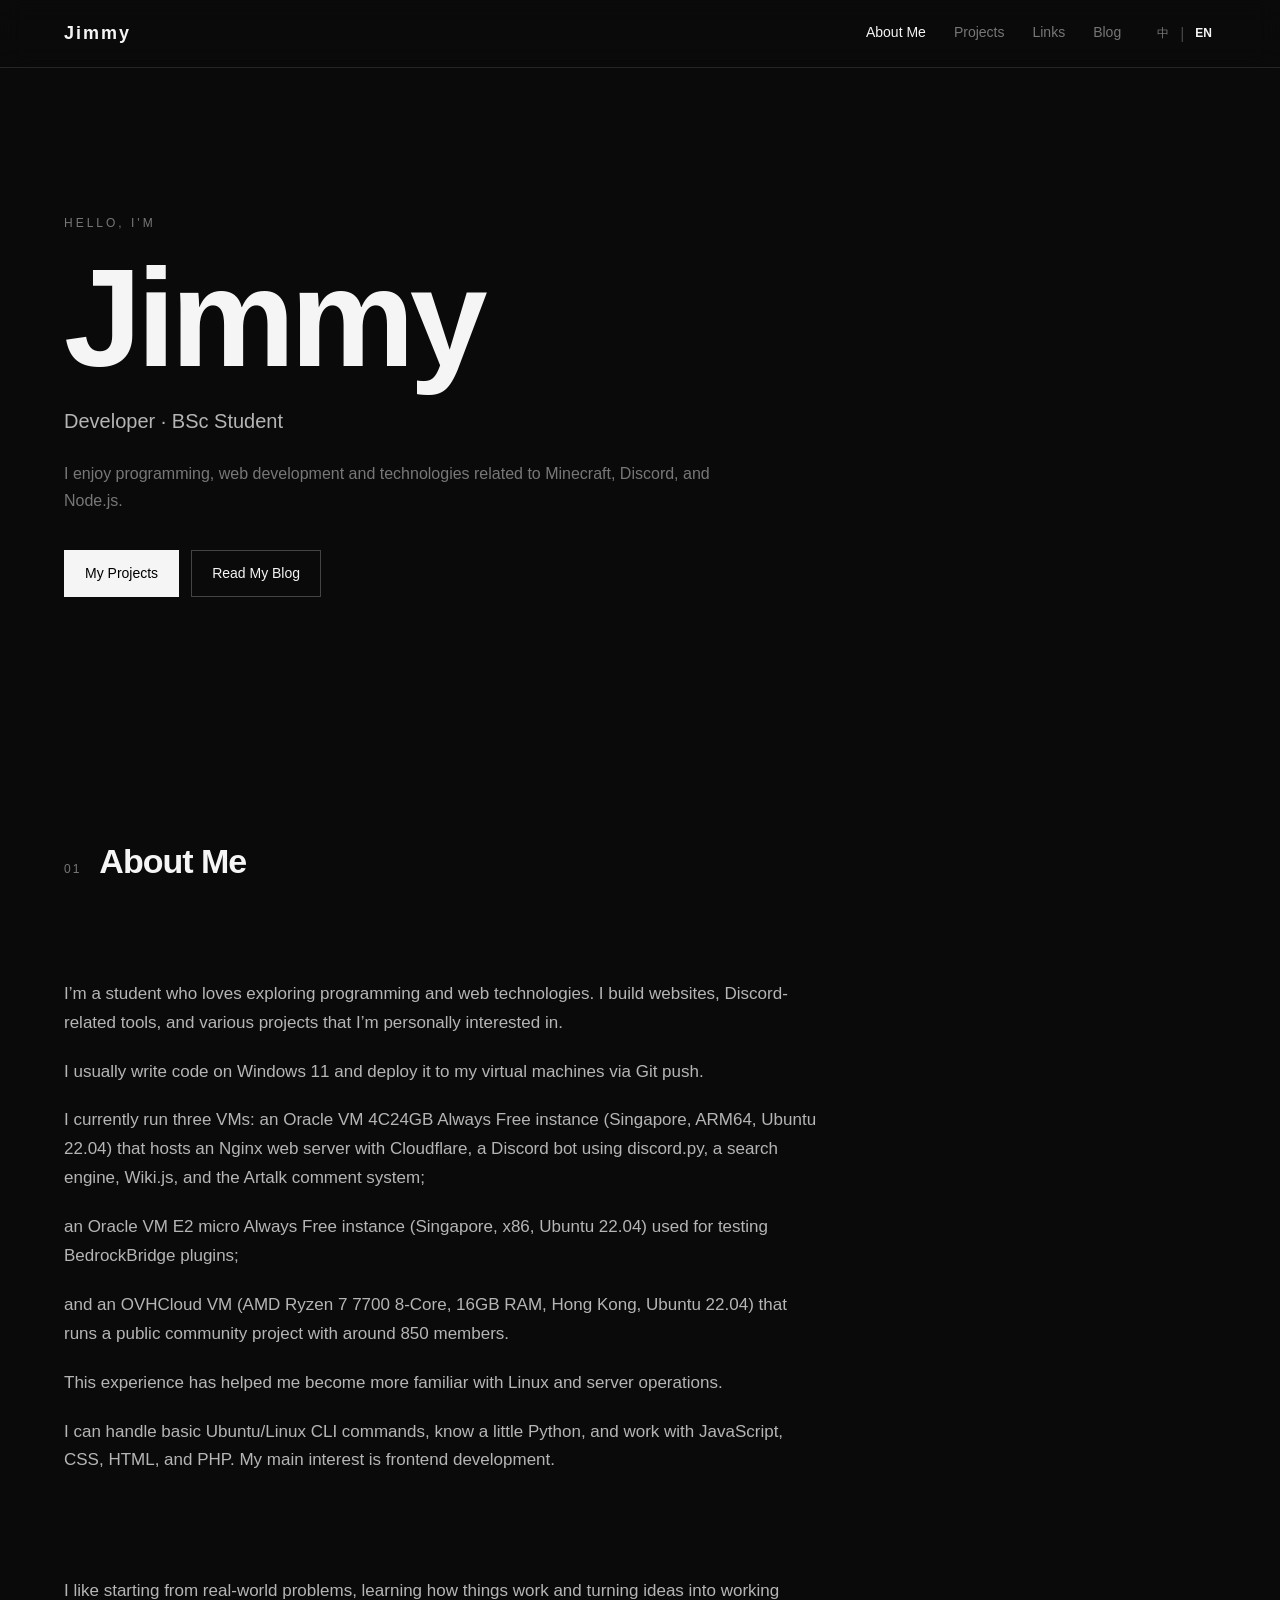
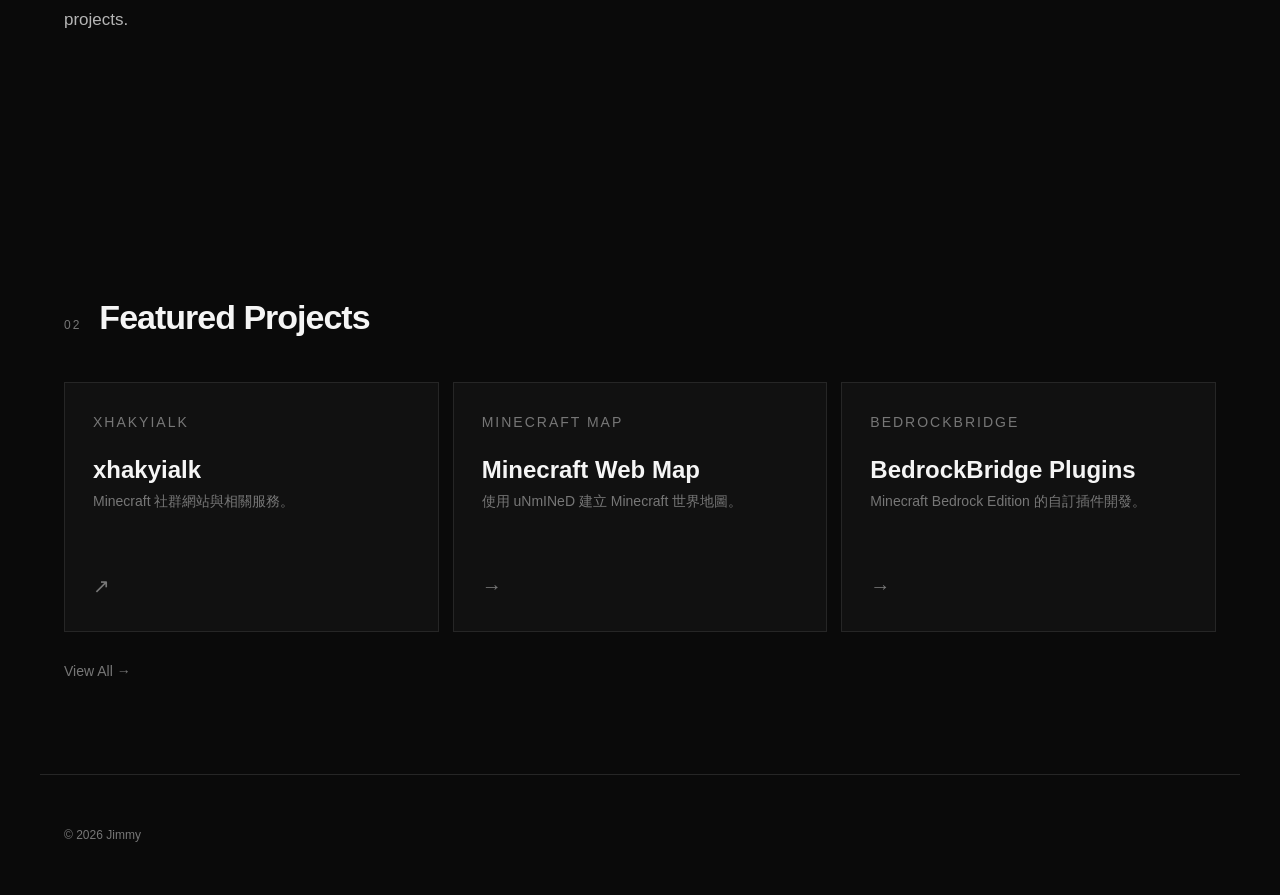
<file: index.html>
<!DOCTYPE html>
<html lang="zh-Hant">

<head>

    <meta charset="UTF-8">

    <meta
        name="viewport"
        content="width=device-width, initial-scale=1.0"
    >
    <link rel="icon"
          type="image/png"
          href="favicon.png">

    <title>Jimmy</title>

    <link
        rel="stylesheet"
        href="css/style.css"
    >

</head>


<body>


<header class="navbar">

    <div class="nav-container">

        <a
            href="index.html"
            class="logo"
        >
            Jimmy
        </a>


        <button
            class="menu-toggle"
            aria-label="Menu"
        >
            ☰
        </button>


        <nav class="nav-menu">

            <a
                href="index.html"
                data-i18n="nav.about"
            >
                關於我
            </a>


            <a
                href="projects.html"
                data-i18n="nav.projects"
            >
                我的專案
            </a>


            <a
                href="links.html"
                data-i18n="nav.links"
            >
                連結列表
            </a>


            <a
                href="blog.html"
                data-i18n="nav.blog"
            >
                我的部落格
            </a>


            <div class="language-switcher">

                <button
                    type="button"
                    data-language="zh"
                >
                    中
                </button>

                <span>|</span>

                <button
                    type="button"
                    data-language="en"
                >
                    EN
                </button>

            </div>

        </nav>

    </div>

</header>



<main>


<section class="hero">

    <div class="hero-content">

        <p
            class="eyebrow"
            data-i18n="home.eyebrow"
        >
            你好，我是
        </p>


        <h1>
            Jimmy
        </h1>


        <p
            class="role"
            data-i18n="home.role"
        >
            Developer · BSc Student
        </p>


        <p
            class="hero-description"
            data-i18n="home.description"
        >
            喜歡研究程式設計、Web 開發與 Minecraft、Discord、node.js 相關技術。
        </p>


        <div class="hero-buttons">

            <a
                href="projects.html"
                class="button"
                data-i18n="home.projects"
            >
                我的專案
            </a>


            <a
                href="blog.html"
                class="button button-secondary"
                data-i18n="home.blog"
            >
                閱讀部落格
            </a>

        </div>

    </div>

</section>



<section class="section">

    <div class="section-header">

        <p class="section-number">
            01
        </p>

        <h2 data-i18n="about.title">
            關於我
        </h2>

    </div>


    <div class="about-content">

        <div data-i18n="about.description">
        </div>


        <p data-i18n="about.description2">
            我喜歡從實際的問題出發，慢慢研究技術並將它實作出來。
        </p>

    </div>

</section>



<section class="section">

    <div class="section-header">

        <p class="section-number">
            02
        </p>

        <h2 data-i18n="home.featuredProjects">
            精選專案
        </h2>

    </div>


    <div
        class="project-grid"
        id="featured-projects"
    >
    </div>


    <div class="section-more">

        <a
            href="projects.html"
            data-i18n="home.viewAll"
        >
            查看全部 →
        </a>

    </div>

</section>


</main>



<footer class="footer">

    <p>
        ©
        <span id="current-year"></span>
        Jimmy
    </p>

</footer>



<script src="js/i18n.js"></script>
<script src="js/main.js"></script>


</body>

</html>
</file>
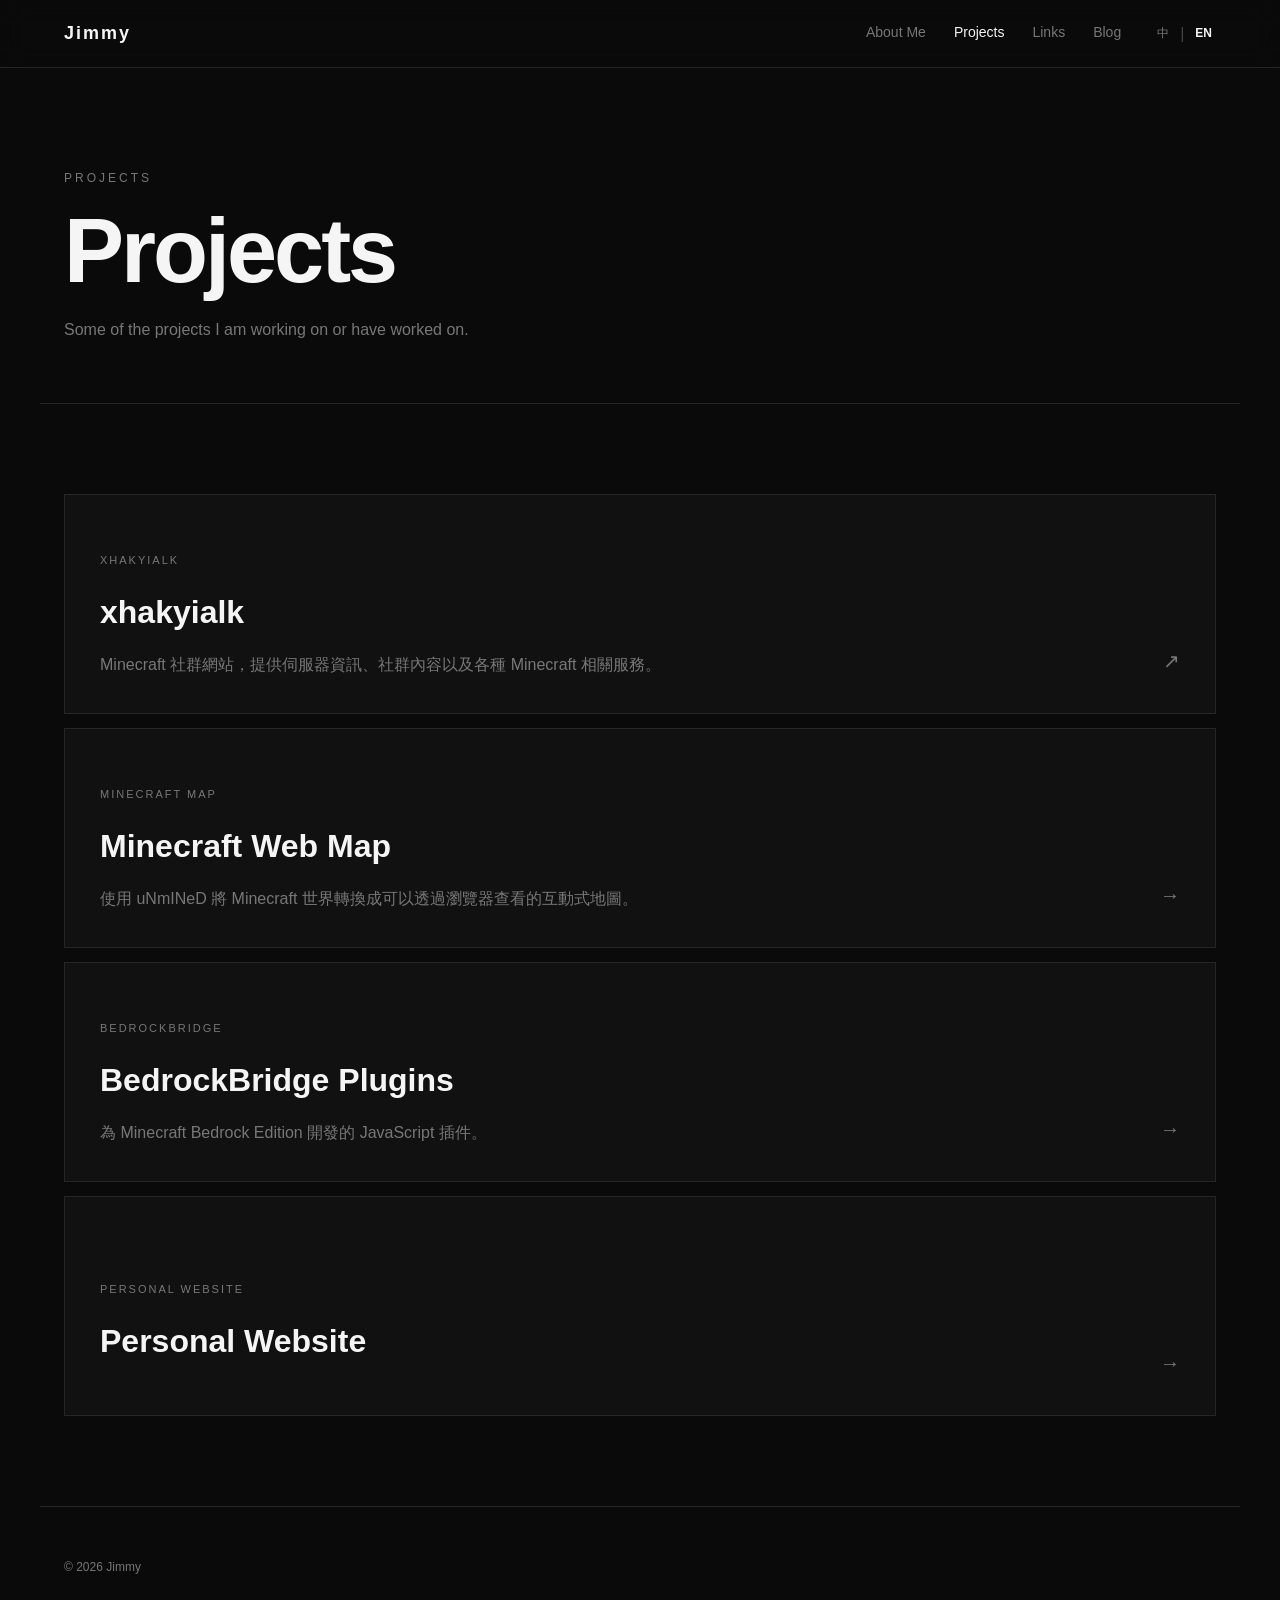
<file: projects.html>
<!DOCTYPE html>
<html lang="zh-Hant">

<head>

    <meta charset="UTF-8">

    <meta
        name="viewport"
        content="width=device-width, initial-scale=1.0"
    >

    <link rel="icon"
          type="image/png"
          href="favicon.png">

    <title data-i18n="pages.projects">
        我的專案
    </title>

    <link
        rel="stylesheet"
        href="css/style.css"
    >

</head>


<body>


<header class="navbar">

    <div class="nav-container">

        <a
            href="index.html"
            class="logo"
        >
            Jimmy
        </a>


        <button
            class="menu-toggle"
            aria-label="Menu"
        >
            ☰
        </button>


        <nav class="nav-menu">

            <a
                href="index.html"
                data-i18n="nav.about"
            >
                關於我
            </a>

            <a
                href="projects.html"
                data-i18n="nav.projects"
            >
                我的專案
            </a>

            <a
                href="links.html"
                data-i18n="nav.links"
            >
                連結列表
            </a>

            <a
                href="blog.html"
                data-i18n="nav.blog"
            >
                我的部落格
            </a>


            <div class="language-switcher">

                <button
                    type="button"
                    data-language="zh"
                >
                    中
                </button>

                <span>|</span>

                <button
                    type="button"
                    data-language="en"
                >
                    EN
                </button>

            </div>

        </nav>

    </div>

</header>



<main>


<section class="page-header">

    <p class="eyebrow">
        PROJECTS
    </p>


    <h1 data-i18n="pages.projects">
        我的專案
    </h1>


    <p data-i18n="pages.projectsDescription">
        我正在製作或曾經製作的一些專案。
    </p>

</section>



<section class="section">

    <div
        class="project-list"
        id="projects-container"
    >
    </div>

</section>


</main>



<footer class="footer">

    <p>
        ©
        <span id="current-year"></span>
        Jimmy
    </p>

</footer>



<script src="js/i18n.js"></script>
<script src="js/main.js"></script>


</body>

</html>
</file>
<file: css/style.css>
/* ======================================================
   Jimmy PERSONAL WEBSITE
   Monochrome Dark Theme
====================================================== */


/* ======================================================
   Variables
====================================================== */

:root {

    --background: #0a0a0a;

    --background-secondary: #111111;

    --card: #111111;

    --card-hover: #171717;

    --border: #262626;

    --border-hover: #444444;

    --text: #f5f5f5;

    --text-secondary: #b5b5b5;

    --text-muted: #777777;

}


/* ======================================================
   Reset
====================================================== */

* {

    margin: 0;

    padding: 0;

    box-sizing: border-box;

}


html {

    scroll-behavior: smooth;

}


body {

    background: var(--background);

    color: var(--text);

    font-family:
        -apple-system,
        BlinkMacSystemFont,
        "Segoe UI",
        Roboto,
        Helvetica,
        Arial,
        sans-serif;

    line-height: 1.7;

}


a {

    color: inherit;

    text-decoration: none;

}


button {

    font-family: inherit;

}


/* ======================================================
   Navbar
====================================================== */

.navbar {

    position: sticky;

    top: 0;

    z-index: 1000;

    background:
        rgba(10, 10, 10, 0.9);

    backdrop-filter: blur(12px);

    border-bottom:
        1px solid var(--border);

}


.nav-container {

    max-width: 1200px;

    margin: 0 auto;

    padding:
        18px 24px;

    display: flex;

    align-items: center;

    justify-content: space-between;

}


.logo {

    font-size: 18px;

    font-weight: 700;

    letter-spacing: 2px;

}


.nav-menu {

    display: flex;

    align-items: center;

    gap: 28px;

}


.nav-menu > a {

    color: var(--text-muted);

    font-size: 14px;

    transition:
        color 0.2s ease;

}


.nav-menu > a:hover {

    color: var(--text);

}


.nav-menu > a.active {

    color: var(--text);

}


/* ======================================================
   Language Switcher
====================================================== */

.language-switcher {

    display: flex;

    align-items: center;

    gap: 7px;

    margin-left: 4px;

}


.language-switcher span {

    color: var(--border-hover);

}


.language-switcher button {

    border: 0;

    background: transparent;

    color: var(--text-muted);

    font-size: 12px;

    cursor: pointer;

    padding: 4px;

    transition:
        color 0.2s ease;

}


.language-switcher button:hover {

    color: var(--text);

}


.language-switcher button.active {

    color: var(--text);

    font-weight: 600;

}


/* ======================================================
   Mobile Menu
====================================================== */

.menu-toggle {

    display: none;

    background: transparent;

    border: 0;

    color: var(--text);

    font-size: 22px;

    cursor: pointer;

}


/* ======================================================
   Hero
====================================================== */

.hero {

    min-height: 75vh;

    max-width: 1200px;

    margin: 0 auto;

    padding:
        120px 24px;

    display: flex;

    align-items: center;

}


.hero-content {

    max-width: 780px;

}


.eyebrow {

    color: var(--text-muted);

    font-size: 12px;

    letter-spacing: 3px;

    text-transform: uppercase;

    margin-bottom: 18px;

}


.hero h1 {

    font-size:
        clamp(60px, 12vw, 140px);

    line-height: 0.95;

    letter-spacing: -5px;

    margin-bottom: 20px;

}


.role {

    font-size: 20px;

    color: var(--text-secondary);

    margin-bottom: 22px;

}


.hero-description {

    max-width: 650px;

    color: var(--text-muted);

    font-size: 16px;

}



.hero-buttons {

    display: flex;

    gap: 12px;

    margin-top: 35px;

}


/* ======================================================
   Buttons
====================================================== */

.button {

    display: inline-flex;

    align-items: center;

    justify-content: center;

    padding:
        11px 20px;

    border:
        1px solid var(--text);

    background: var(--text);

    color: #000;

    font-size: 14px;

    transition:
        all 0.2s ease;

}


.button:hover {

    background: transparent;

    color: var(--text);

}


.button-secondary {

    background: transparent;

    color: var(--text);

    border-color: var(--border-hover);

}


.button-secondary:hover {

    background: var(--text);

    color: #000;

}


/* ======================================================
   Sections
====================================================== */

.section {

    max-width: 1200px;

    margin: 0 auto;

    padding:
        90px 24px;

}


.section-header {

    display: flex;

    align-items: baseline;

    gap: 18px;

    margin-bottom: 35px;

}


.section-number {

    color: var(--text-muted);

    font-size: 12px;

    letter-spacing: 2px;

}


.section-header h2 {

    font-size: 34px;

    letter-spacing: -1px;

}


/* ======================================================
   About
====================================================== */

.about-content {

    max-width: 760px;

    white-space: pre-line;

}


.about-content p {

    color: var(--text-secondary);

    font-size: 17px;

    margin-bottom: 20px;

    white-space: pre-line;

}


/* ======================================================
   Project Grid
====================================================== */

.project-grid {

    display: grid;

    grid-template-columns:
        repeat(3, 1fr);

    gap: 14px;

}


.project-card,
.large-project-card,
.link-card,
.blog-card {

    position: relative;

    display: flex;

    justify-content: space-between;

    border:
        1px solid var(--border);

    background:
        var(--card);

    transition:
        background 0.25s ease,
        border-color 0.25s ease,
        transform 0.25s ease;

}


.project-card:hover,
.large-project-card:hover,
.link-card:hover,
.blog-card:hover {

    background:
        var(--card-hover);

    border-color:
        var(--border-hover);

    transform:
        translateY(-3px);

}


/* ======================================================
   Project Card
====================================================== */

.project-card {

    min-height: 250px;

    padding: 28px;

    flex-direction: column;

}


.card-label {

    color: var(--text-muted);

    font-size: 11px;

    letter-spacing: 2px;

    margin-bottom: 15px;

}


.project-card h3 {

    font-size: 24px;

    margin-bottom: 10px;

}


.project-card p {

    color: var(--text-muted);

    font-size: 14px;

}


.card-arrow {

    color: var(--text-muted);

    font-size: 20px;

    transition:
        transform 0.2s ease,
        color 0.2s ease;

}


.project-card:hover .card-arrow,
.large-project-card:hover .card-arrow,
.link-card:hover .card-arrow,
.blog-card:hover .card-arrow {

    color: var(--text);

    transform:
        translateX(4px);

}


/* ======================================================
   More
====================================================== */

.section-more {

    margin-top: 25px;

}


.section-more a {

    color: var(--text-muted);

    font-size: 14px;

}


.section-more a:hover {

    color: var(--text);

}


/* ======================================================
   Page Header
====================================================== */

.page-header {

    max-width: 1200px;

    margin: 0 auto;

    padding:
        100px 24px 60px;

    border-bottom:
        1px solid var(--border);

}


.page-header h1 {

    font-size:
        clamp(48px, 8vw, 90px);

    line-height: 1;

    letter-spacing: -3px;

    margin-bottom: 20px;

}


.page-header > p:last-child {

    max-width: 650px;

    color: var(--text-muted);

}


/* ======================================================
   Project List
====================================================== */

.project-list {

    display: flex;

    flex-direction: column;

    gap: 14px;

}


.large-project-card {

    min-height: 220px;

    padding: 35px;

    align-items: flex-end;

}


.project-card-content {

    max-width: 800px;

}


.large-project-card h2 {

    font-size: 32px;

    margin-bottom: 12px;

}


.large-project-card p {

    color: var(--text-muted);

    max-width: 700px;

}


/* ======================================================
   Links
====================================================== */

.link-grid {

    display: grid;

    grid-template-columns:
        repeat(2, 1fr);

    gap: 14px;

}


.link-card {

    min-height: 220px;

    padding: 30px;

    align-items: flex-end;

}


.link-card h2 {

    font-size: 28px;

    margin-bottom: 8px;

}


.link-card p {

    color: var(--text-muted);

}

.link-card-icon {
    width: 60px;
    height: 60px;
    margin-bottom: 10px;
    object-fit: contain;
}


/* ======================================================
   Blog
====================================================== */

.blog-list {

    display: flex;

    flex-direction: column;

}


.blog-card {

    padding:
        28px 0;

    border-left: 0;

    border-right: 0;

    border-bottom: 0;

    background: transparent;

    align-items: center;

    gap: 25px;

}


.blog-card:first-child {

    border-top: 1px solid var(--border);

}


.blog-card:hover {

    background: var(--background);

    transform: none;

}


.blog-date {

    min-width: 110px;

    color: var(--text-muted);

    font-size: 12px;

    letter-spacing: 1px;

}


.blog-content {

    flex: 1;

}


.blog-content h2 {

    font-size: 22px;

    margin-bottom: 5px;

}


.blog-content p {

    color: var(--text-muted);

    font-size: 14px;

}


/* ======================================================
   Footer
====================================================== */

.footer {

    max-width: 1200px;

    margin: 0 auto;

    padding:
        50px 24px;

    border-top:
        1px solid var(--border);

    color: var(--text-muted);

    font-size: 12px;

}


/* ======================================================
   Responsive
====================================================== */

@media (max-width: 800px) {


    .nav-container {

        padding:
            16px 20px;

    }


    .menu-toggle {

        display: block;

    }


    .nav-menu {

        display: none;

        position: absolute;

        top: 100%;

        left: 0;

        right: 0;

        padding: 20px;

        background:
            rgba(10, 10, 10, 0.98);

        border-bottom:
            1px solid var(--border);

        flex-direction: column;

        align-items: flex-start;

        gap: 18px;

    }


    .nav-menu.open {

        display: flex;

    }


    .language-switcher {

        margin-left: 0;

        margin-top: 5px;

    }


    .hero {

        min-height: 70vh;

        padding:
            80px 20px;

    }


    .hero h1 {

        letter-spacing:
            -3px;

    }


    .hero-buttons {

        flex-direction: column;

        align-items: stretch;

    }


    .button {

        width: 100%;

    }


    .section {

        padding:
            70px 20px;

    }


    .project-grid {

        grid-template-columns:
            1fr;

    }


    .link-grid {

        grid-template-columns:
            1fr;

    }


    .page-header {

        padding:
            75px 20px 50px;

    }


    .large-project-card {

        min-height: 200px;

        padding: 25px;

    }


    .large-project-card h2 {

        font-size: 26px;

    }


    .blog-card {

        align-items: flex-start;

    }


    .blog-date {

        min-width: 90px;

    }

}


@media (max-width: 550px) {


    .hero h1 {

        font-size:
            64px;

    }


    .role {

        font-size:
            17px;

    }


    .section-header h2 {

        font-size:
            28px;

    }


    .blog-card {

        display: grid;

        grid-template-columns:
            1fr auto;

        gap: 8px 15px;

    }


    .blog-date {

        grid-column:
            1 / -1;

    }


}
</file>
